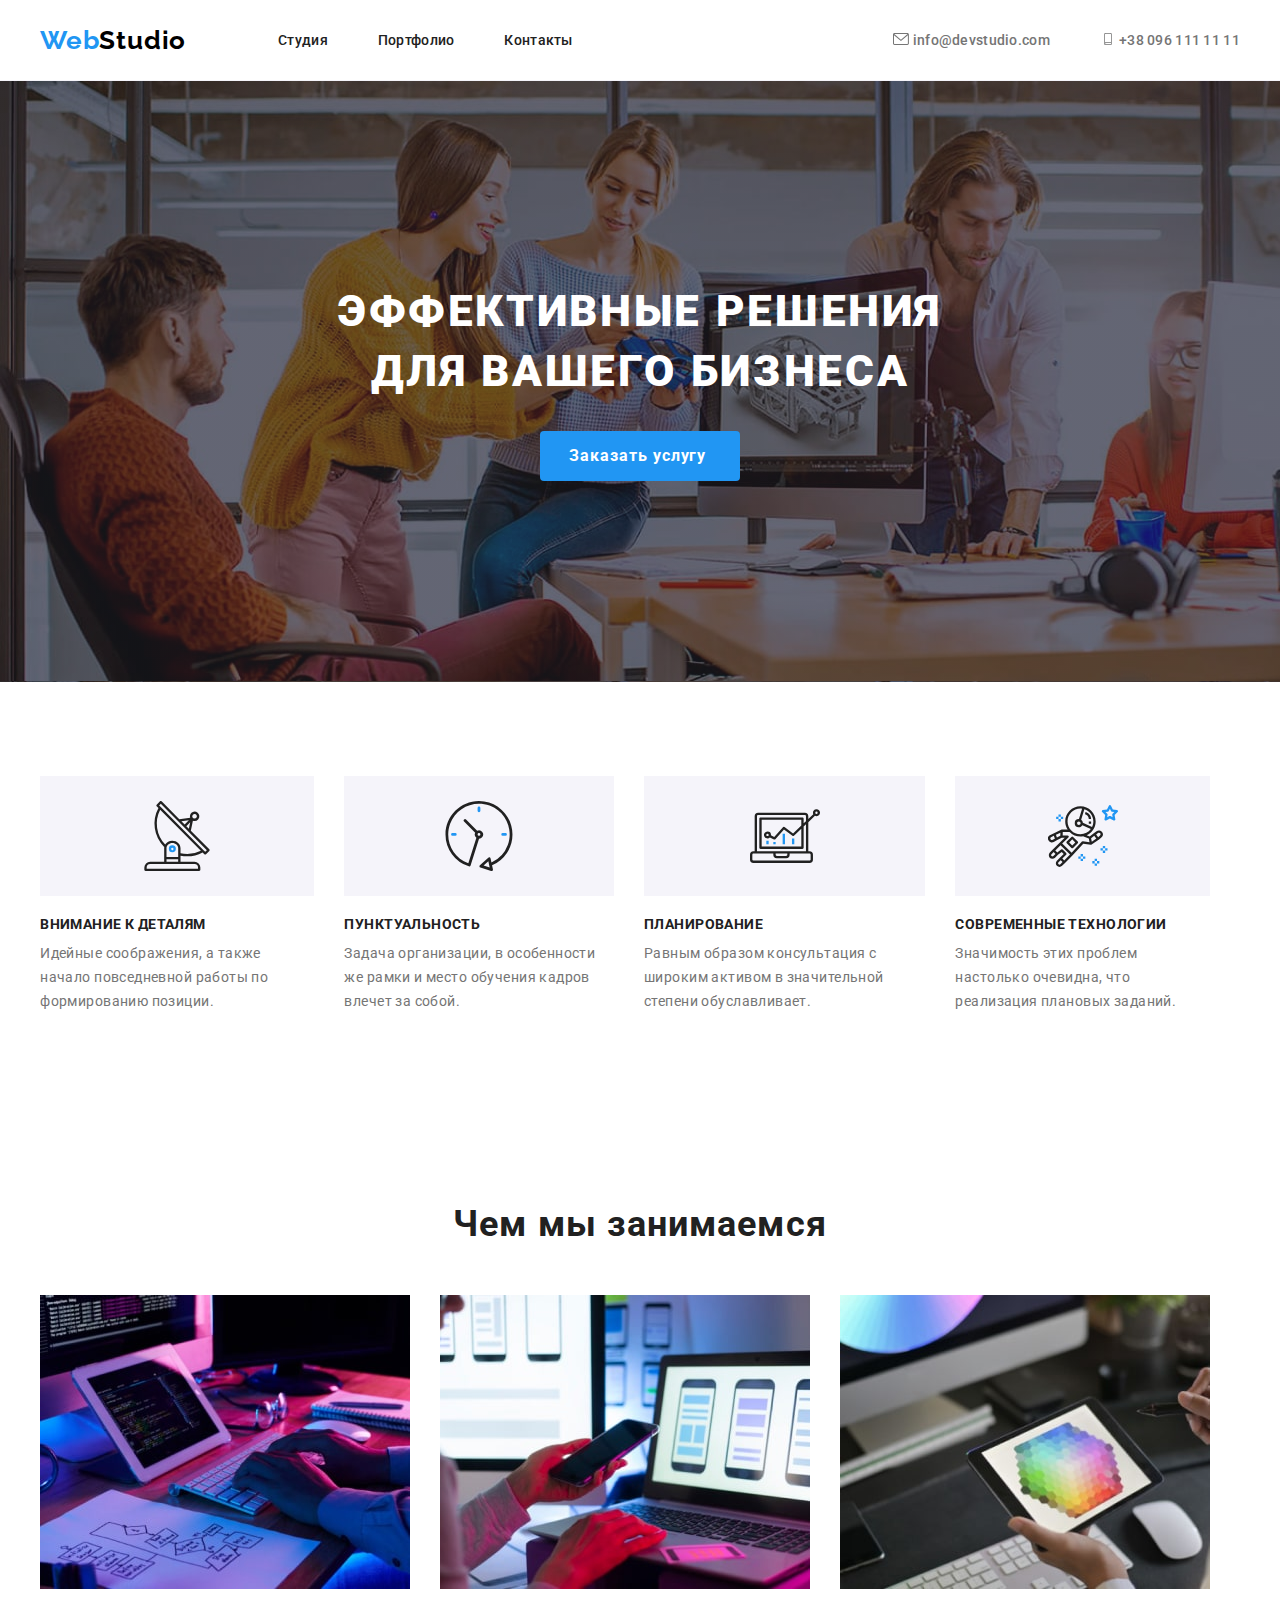
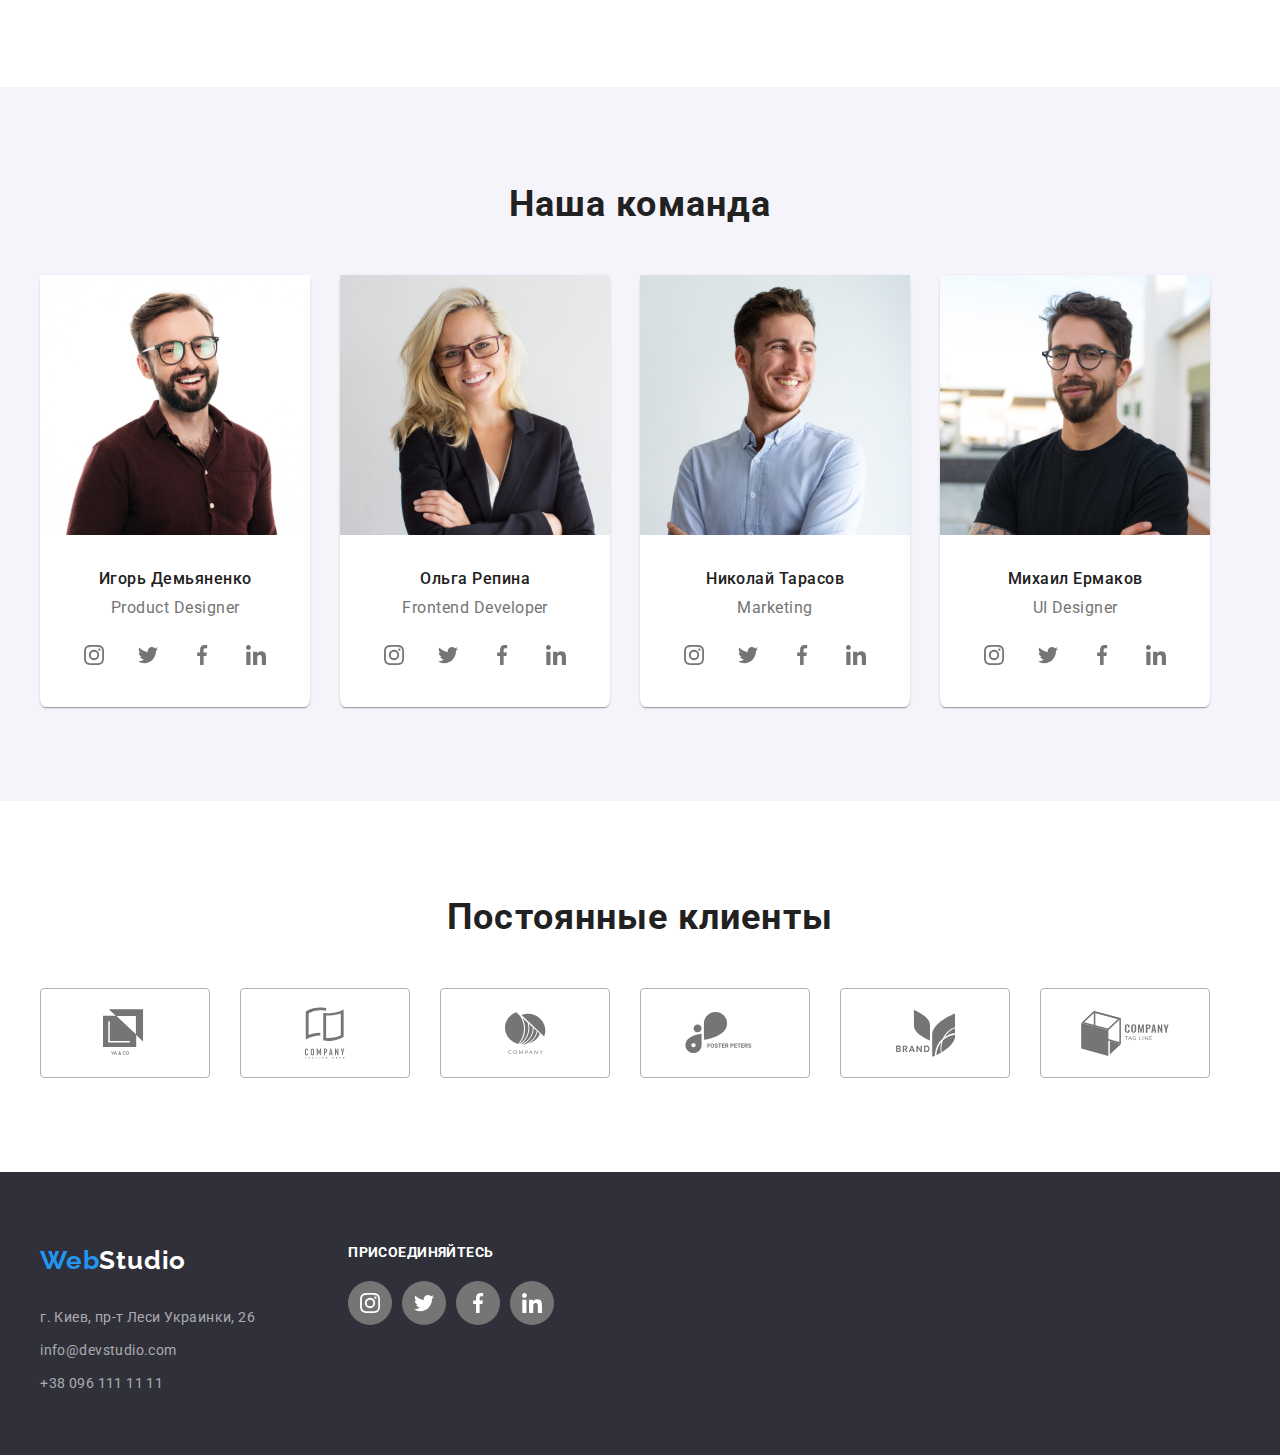
<file: index.html>
<!DOCTYPE html>
<html lang="ru">
<head> 
    <meta charset="UTF-8">
    <meta name="viewport" content="width=device-width, initial-scale=1.0">
    <title>WebStudio</title>
    <link rel="stylesheet" href="https://cdnjs.cloudflare.com/ajax/libs/modern-normalize/1.0.0/modern-normalize.css">
    <link href="https://fonts.googleapis.com/css2?family=Raleway:wght@700&family=Roboto:wght@400;500;900&display=swap" rel="stylesheet">
    <link rel="stylesheet" href="./css/styles.css">

</head>
<body>
  <header class="header">
      <!--Header-->
      <div class="container">
        <nav class="navigation">
          <a class="logo link" href="./index.html">
              Web<span class="loogo-s">Studio</span>
              </a>
              <ul class="navigation-list list">
                  <li class="navigation-list-item">
                      <a class="navigation-list-link link" href="">Студия</a>
      
                  </li>
                  <li class="navigation-list-item">
                      <a class="navigation-list-link link" href="./portfolio.html">Портфолио</a>
      
                  </li>
                  <li class="navigation-list-item">
                      <a class="navigation-list-link link" href="">Контакты</a>
      
                  </li>
              </ul>
        </nav>
         
         <address class="address">
              <ul class="list">
                  <li>
                    
                      <a class="header-mail-link link" href="mailto:info@devstudio.com">
                        <svg class="address-svg">
                          <use href="./images/sprite.svg#icon-envelope"></use>
                        </svg>
                        info@devstudio.com
                      </a>
  
                  </li>
                  <li>
                      <a class="header-tel-link link" href="tel:+380961111111">
                        <svg class="address-svg">
                          <use href="./images/sprite.svg#icon-smartphone"></use>
                        </svg>
                        +38 096 111 11 11
                      </a>
  
                  </li>
              </ul>
              
              
          </address>
      </div>
     
  </header> 
  <main>
      <!--EFECT-->
      
          
            <section class="efect">
              <div class="container">
                <div class="efect-name">
                  <h1 class="efect-h">Эффективные решения для вашего бизнеса</h1>
                  <button type="button" class="efect-button">Заказать услугу</button>
                </div>
               

              </div>
              
            </section>
             
          
     
      <!--ability-->
      <section class="properties">
        <div class="container">
          <ul class="properties-list list">
            <li class="properties-list-item">
             
              <h3 class="abiliy-title">Внимание к деталям</h3>
              <p class="ability-info">Идейные соображения, а также начало повседневной работы по формированию позиции.</p>
            </li>
            <li class="properties-list-item">
              
              <h3 class="abiliy-title">Пунктуальность</h3>
              <p class="ability-info">Задача организации, в особенности же рамки и место обучения кадров влечет за собой.</p>
            </li>
            <li class="properties-list-item">
              
              <h3 class="abiliy-title">Планирование</h3>
              <p class="ability-info">Равным образом консультация с широким активом в значительной степени обуславливает.</p>
            </li>
            <li class="properties-list-item">
              
              <h3  class="abiliy-title">Современные технологии</h3>
              <p class="ability-info">Значимость этих проблем настолько очевидна, что реализация плановых заданий.</p>
            </li>
        </ul>

        </div>
          

     </section>
     <section class="occupation">
         <!--occupation-->
         <div class="container">
          <h2 class="title">Чем мы занимаемся</h2>
          <ul class="occupation-list list">
              <li class="occupation-list-img"><img  src="./images/occupation/box1.jpg" alt="розробка сайтов" width="370" height="294"></li>
              <li class="occupation-list-img"><img  src="./images/occupation/box2.jpg" alt="розробка сайтов для мобильного" width="370" height="294"></li>
              <li class="occupation-list-img"><img  src="./images/occupation/box3.jpg" alt="розробка дизана сайта" width="370" height="294"></li>
          </ul>

         </div>
        

     </section>
     <!--development team-->
     <section class="development">
       <div class="container">
        <h2 class="title">Наша команда</h2>
        <ul class="development-list list">
          <li class="development-list-box">
             <img  src="./images/development/kom1.jpg" alt="Игорь Демьяненко" width="270" height="260">
             <h3 class="development-team-name">Игорь Демьяненко</h3>
             <p class="development-team-prof" lang="en" > Product Designer</p>
             <ul class="social-list list">
               <li class="social-list-item">
                 <a class="social-list-link" href="">
                   <svg class="social-list-svg">
                     <use href="./images/sprite.svg#icon-instagram"></use>
                   </svg>
                 </a>
               </li>
               <li class="social-list-item">
                <a class="social-list-link" href="">
                  <svg class="social-list-svg">
                    <use href="./images/sprite.svg#icon-twiter"></use>
                  </svg>
                </a>
              </li>
              <li class="social-list-item">
                <a class="social-list-link" href="">
                  <svg class="social-list-svg">
                    <use href="./images/sprite.svg#icon-facebook"></use>
                  </svg>
                </a>
              </li>
              <li class="social-list-item">
                <a class="social-list-link" href="">
                  <svg class="social-list-svg">
                    <use href="./images/sprite.svg#icon-linkedin"></use>
                  </svg>
                </a>
              </li>
             </ul>
            </li>
                   
          <li class="development-list-box">
             <img  src="./images/development/kom2.jpg" alt="Ольга Репина" width="270" height="260">
             <h3 class="development-team-name">Ольга Репина</h3>
             <p class="development-team-prof" lang="en">Frontend Developer</p>
             <ul class="social-list list">
              <li class="social-list-item">
                <a class="social-list-link" href="">
                  <svg class="social-list-svg">
                    <use href="./images/sprite.svg#icon-instagram"></use>
                  </svg>
                </a>
              </li>
              <li class="social-list-item">
               <a class="social-list-link" href="">
                 <svg class="social-list-svg">
                   <use href="./images/sprite.svg#icon-twiter"></use>
                 </svg>
               </a>
             </li>
             <li class="social-list-item">
               <a class="social-list-link" href="">
                 <svg class="social-list-svg">
                   <use href="./images/sprite.svg#icon-facebook"></use>
                 </svg>
               </a>
             </li>
             <li class="social-list-item">
               <a class="social-list-link" href="">
                 <svg class="social-list-svg">
                   <use href="./images/sprite.svg#icon-linkedin"></use>
                 </svg>
               </a>
             </li>
            </ul>
           </li>
             
          <li class="development-list-box">
             <img  src="./images/development/kom3.jpg" alt="Николай Тарасов" width="270" height="260">
             <h3 class="development-team-name">Николай Тарасов</h3>
             <p class="development-team-prof" lang="en">Marketing</p>
             <ul class="social-list list">
              <li class="social-list-item">
                <a class="social-list-link" href="">
                  <svg class="social-list-svg">
                    <use href="./images/sprite.svg#icon-instagram"></use>
                  </svg>
                </a>
              </li>
              <li class="social-list-item">
               <a class="social-list-link" href="">
                 <svg class="social-list-svg">
                   <use href="./images/sprite.svg#icon-twiter"></use>
                 </svg>
               </a>
             </li>
             <li class="social-list-item">
               <a class="social-list-link" href="">
                 <svg class="social-list-svg">
                   <use href="./images/sprite.svg#icon-facebook"></use>
                 </svg>
               </a>
             </li>
             <li class="social-list-item">
               <a class="social-list-link" href="">
                 <svg class="social-list-svg">
                   <use href="./images/sprite.svg#icon-linkedin"></use>
                 </svg>
               </a>
             </li>
            </ul>
           </li>
            
          <li class="development-list-box">
             <img  src="./images/development/kom4.jpg" alt="Михаил Ермаков" width="270" height="260">
             <h3 class="development-team-name">Михаил Ермаков</h3>
             <p class="development-team-prof" lang="en">UI Designer</p>
             <ul class="social-list list">
              <li class="social-list-item">
                <a class="social-list-link" href="">
                  <svg class="social-list-svg">
                    <use href="./images/sprite.svg#icon-instagram"></use>
                  </svg>
                </a>
              </li>
              <li class="social-list-item">
               <a class="social-list-link" href="">
                 <svg class="social-list-svg">
                   <use href="./images/sprite.svg#icon-twiter"></use>
                 </svg>
               </a>
             </li>
             <li class="social-list-item">
               <a class="social-list-link" href="">
                 <svg class="social-list-svg">
                   <use href="./images/sprite.svg#icon-facebook"></use>
                 </svg>
               </a>
             </li>
             <li class="social-list-item">
               <a class="social-list-link" href="">
                 <svg class="social-list-svg">
                   <use href="./images/sprite.svg#icon-linkedin"></use>
                 </svg>
               </a>
             </li>
            </ul>
           </li>
            
        </ul>
       </div>


     </section>
     <section class="customers">
      <!--regular customers-->
      <div class="container">
       <h2 class="title">Постоянные клиенты</h2>
       <ul class="customers-list list">
           <li class="customers-list-img">
             <a class="customers-list-link" href="">
              <svg class="customers-list-svg" width="44.27" height="49.23">
                <use href="./images/sprite.svg#icon-logo1"></use>
              </svg>

             </a>
            
          </li>
          
           <li class="customers-list-img">
            <a class="customers-list-link" href="">
              <svg class="customers-list-svg" width="40" height="52">
              <use href="./images/sprite.svg#icon-logo2"></use>
            </svg>
            </a>
            
            </li>
           <li class="customers-list-img">
            <a class="customers-list-link" href="">
              <svg class="customers-list-svg" width="41" height="42.6">
                <use href="./images/sprite.svg#icon-logo3"></use>
              </svg>
            </a>
            
              </li>
           <li class="customers-list-img">
            <a class="customers-list-link" href="">
              <svg class="customers-list-svg" width="79.66" height="42.02">
                <use href="./images/sprite.svg#icon-logo4"></use>
              </svg>
            </a>
            
             </li>
           <li class="customers-list-img">
            <a class="customers-list-link" href="">
              <svg class="customers-list-svg" width="59" height="47">
                <use href="./images/sprite.svg#icon-logo5"></use>
              </svg>
            </a>
            
             </li>
           <li class="customers-list-img">
            <a class="customers-list-link" href="">
              <svg class="customers-list-svg" width="88.48" height="45.44">
                <use href="./images/sprite.svg#icon-logo6"></use>
              </svg>
            </a>
            
             </li>
       </ul>

      </div>
    </section>

  </main> 
  <footer class="foter">
    <div class="container">
      <ul class="foter-contacts list">
         <li>
          <a class="foter-logo logo link" href="./index.html">Web<span class="loogo-s">Studio</span></a>
          <address class="address">
            <ul class="foter-list list">
              <li class="foter-list-item">
                <a class="footer-link footer-link-mt link" href="https://goo.gl/maps/YpgYaEJaXaga1esp6" target="blank">г. Киев, пр-т Леси Украинки, 26</a>
               </li>
              <li class="foter-list-item">
                <a class="footer-link footer-link-mt link" href="mailto:info@devstudio.com">info@devstudio.com</a>
               </li>
              <li class="foter-list-item">
                <a class="footer-link footer-link-mt link" href="tel:+380961111111">+38 096 111 11 11</a>
               </li>
             </ul>
               </address>
           </li>
        <li>
          <p class="foter-title">присоединяйтесь</p>
          <ul class="foter-social-list list">
            <li class="social-list-item">
              <a class="social-list-link" href="">
                <svg class="social-list-svg">
                  <use href="./images/sprite.svg#icon-instagram"></use>
                </svg>
              </a>
            </li>
            <li class="social-list-item">
             <a class="social-list-link" href="">
               <svg class="social-list-svg">
                 <use href="./images/sprite.svg#icon-twiter"></use>
               </svg>
             </a>
           </li>
           <li class="social-list-item">
             <a class="social-list-link" href="">
               <svg class="social-list-svg">
                 <use href="./images/sprite.svg#icon-facebook"></use>
               </svg>
             </a>
           </li>
           <li class="social-list-item">
             <a class="social-list-link" href="">
               <svg class="social-list-svg">
                 <use href="./images/sprite.svg#icon-linkedin"></use>
               </svg>
             </a>
           </li>
          </ul>
                   
        </li>
      </ul>
      
 
      
    </div>
    
  </footer>
</body>
</html>
</file>
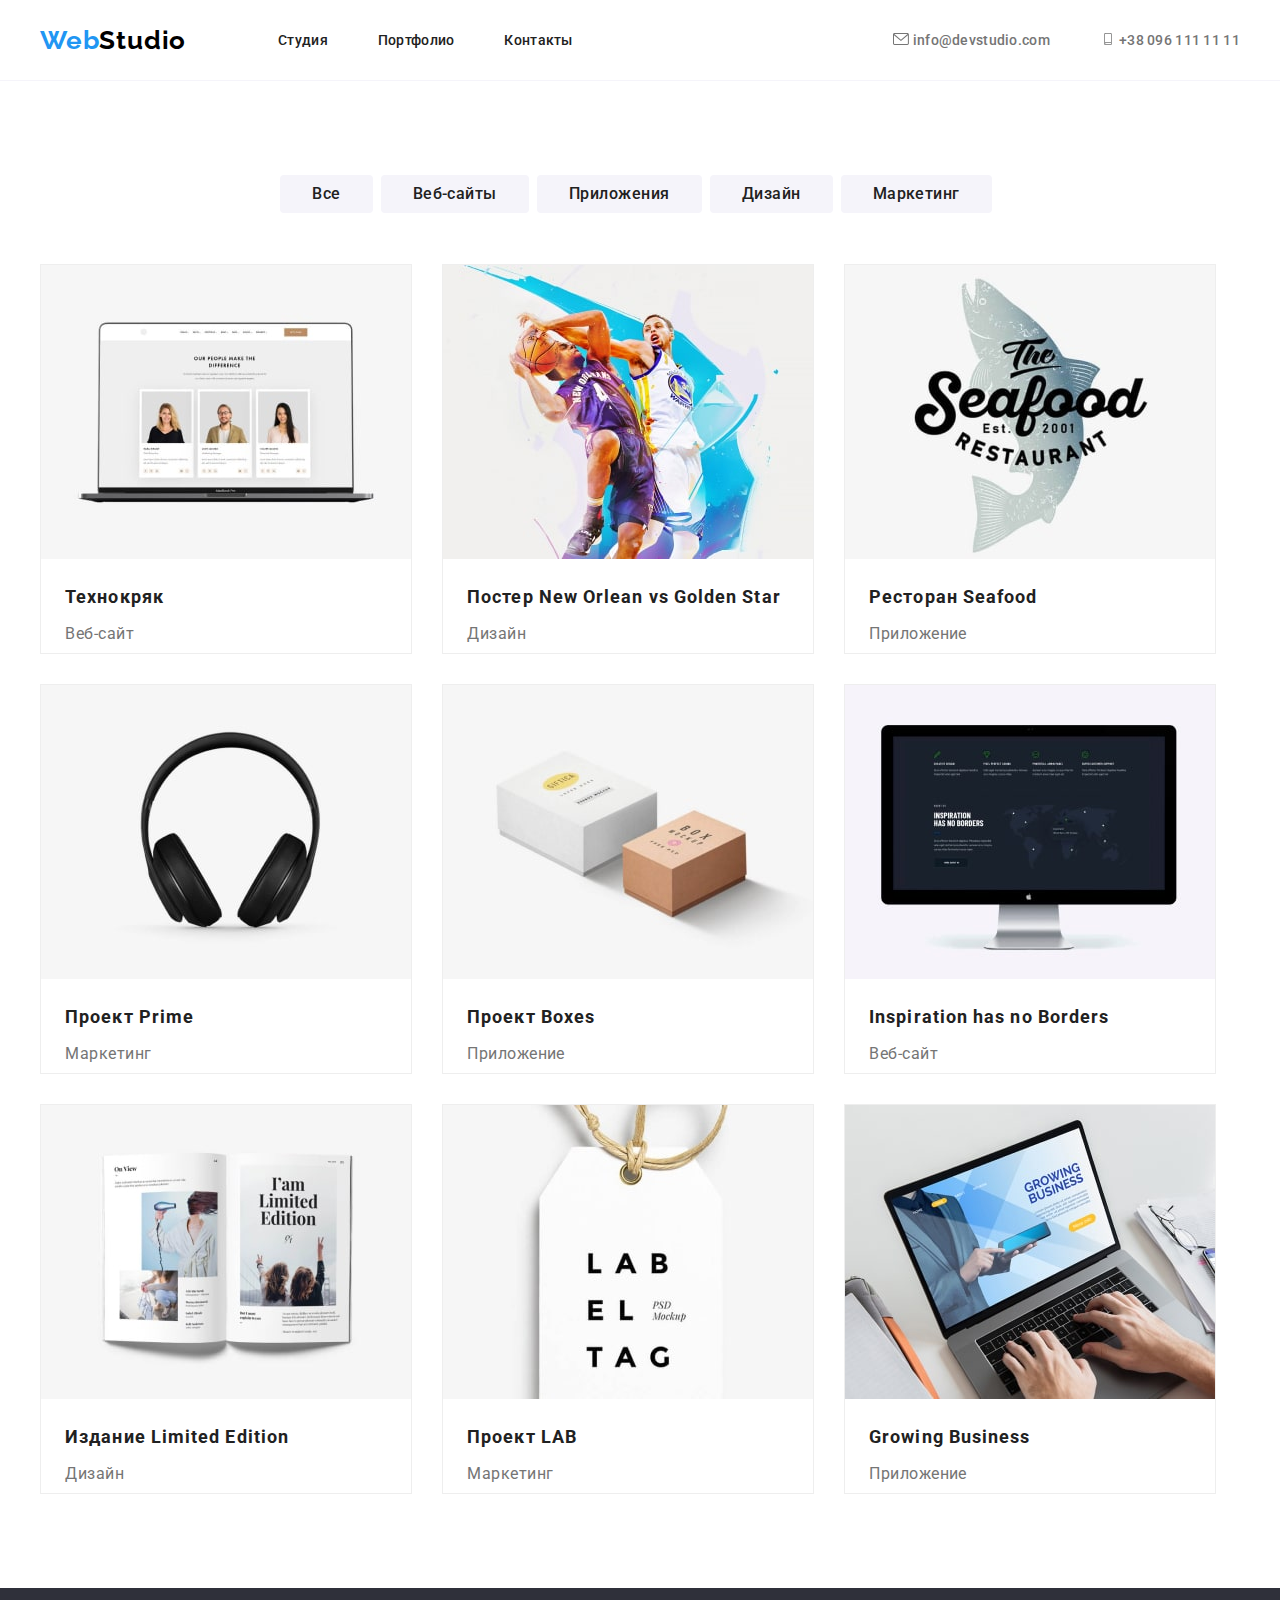
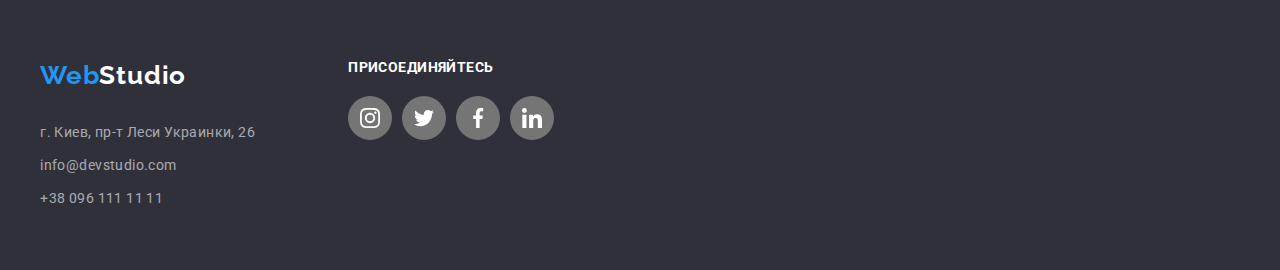
<file: portfolio.html>
<!DOCTYPE html>
<html lang="ru">
<head> 
    <meta charset="UTF-8">
    <meta name="viewport" content="width=device-width, initial-scale=1.0">
    <title>WebStudio</title>
    <link rel="stylesheet" href="https://cdnjs.cloudflare.com/ajax/libs/modern-normalize/1.0.0/modern-normalize.css">
    <link href="https://fonts.googleapis.com/css2?family=Raleway:wght@700&family=Roboto:wght@400;500;900&display=swap" rel="stylesheet">
    <link rel="stylesheet" href="./css/styles.css">

</head>
<body>
  <header class="header">
    <div class="container">
      <!--Header-->
      <nav class="navigation">
        <a class="logo link" href="./index.html">
            Web<span class="loogo-s">Studio</span>
            </a>
            <ul class="navigation-list list">
                <li class="navigation-list-item">
                    <a class="navigation-list-link link" href="./index.html">Студия</a>
    
                </li>
                <li class="navigation-list-item">
                    <a class="navigation-list-link link" href="./portfolio.html">Портфолио</a>
    
                </li>
                <li class="navigation-list-item">
                    <a class="navigation-list-link link" href="">Контакты</a>
    
                </li>
            </ul>
      </nav>
       
      <address class="address">
              <ul class="list">
                  <li>
                    
                      <a class="header-mail-link link" href="mailto:info@devstudio.com">
                        <svg class="address-svg">
                          <use href="./images/sprite.svg#icon-envelope"></use>
                        </svg>
                        info@devstudio.com
                      </a>
  
                  </li>
                  <li>
                      <a class="header-tel-link link" href="tel:+380961111111">
                        <svg class="address-svg">
                          <use href="./images/sprite.svg#icon-smartphone"></use>
                        </svg>
                        +38 096 111 11 11
                      </a>
  
                  </li>
              </ul>
              
              
          </address>

    </div>
      
  </header> 
  <main>
      <!--BUTTON-->
      <div class="container">
        <ul class="button-list list">
          <li class="button-list-item">
           <button type="button" class="portfolio-button button-link">Все</button>
          </li> 
          <li class="button-list-item">
           <button type="button" class="portfolio-button button-link">Веб-сайты</button>
          </li> 
          <li class="button-list-item">
           <button type="button" class="portfolio-button button-link">Приложения</button>
          </li> 
          <li class="button-list-item">
           <button type="button" class="portfolio-button button-link">Дизайн</button>
          </li> 
          <li class="button-list-item">
           <button type="button" class="portfolio-button button-link">Маркетинг</button>
          </li> 
 
         </ul>

      </div>
        
       
      
     <!--portfolio-->
        <section class="portfolio">
          <div class="container">
            <ul class="portfolio-list list">
              <li class="portfolio-list-item">
              <img  src="./images/portfolio/port-1.jpg" alt="Технокряк" width="370" height="294">
              <h3 class="portfolio-name" lang="en">Технокряк</h3>
              <p class="portfolio-prof" > Веб-сайт</p>
             </li>
             <li class="portfolio-list-item">
              <img  src="./images/portfolio/port-2.jpg" alt="Постер New Orlean vs Golden Star" width="370" height="294">
              <h3 class="portfolio-name" lang="en">Постер New Orlean vs Golden Star</h3>
              <p class="portfolio-prof" > Дизайн</p>
             </li>
             <li class="portfolio-list-item">
              <img  src="./images/portfolio/port-3.jpg" alt="Ресторан Seafood" width="370" height="294">
              <h3 class="portfolio-name" lang="en">Ресторан Seafood</h3>
              <p class="portfolio-prof"> Приложение</p>
             </li>
             <li class="portfolio-list-item">
              <img  src="./images/portfolio/port-4.jpg" alt="Проект Prime" width="370" height="294">
              <h3 class="portfolio-name" lang="en">Проект Prime</h3>
              <p class="portfolio-prof"> Маркетинг</p>
             </li>
             <li class="portfolio-list-item">
              <img  src="./images/portfolio/port-5.jpg" alt="Проект Boxes" width="370" height="294">
              <h3 class="portfolio-name" lang="en">Проект Boxes</h3>
              <p class="portfolio-prof"> Приложение</p>
             </li>
             <li class="portfolio-list-item">
              <img  src="./images/portfolio/port-6.jpg" alt="Inspiration has no Borders" width="370" height="294">
              <h3 class="portfolio-name" lang="en">Inspiration has no Borders</h3>
              <p class="portfolio-prof"> Веб-сайт</p>
             </li>
             <li class="portfolio-list-item">
              <img  src="./images/portfolio/port-7.jpg" alt="Издание Limited Edition" width="370" height="294">
              <h3 class="portfolio-name" lang="en">Издание Limited Edition</h3>
              <p class="portfolio-prof"> Дизайн</p>
             </li>
             <li class="portfolio-list-item">
              <img  src="./images/portfolio/port-8.jpg" alt="Проект LAB" width="370" height="294">
              <h3 class="portfolio-name" lang="en">Проект LAB</h3>
              <p class="portfolio-prof" > Маркетинг</p>
             </li>
             <li class="portfolio-list-item">
              <img  src="./images/portfolio/port-9.jpg" alt="Growing Business" width="370" height="294">
              <h3 class="portfolio-name" lang="en">Growing Business</h3>
              <p class="portfolio-prof" > Приложение</p>
             </li>        
             </ul>

          </div>
         
       </section>
      </main> 
      <footer class="foter">
        <div class="container">
          <ul class="foter-contacts list">
             <li>
              <a class="foter-logo logo link" href="./index.html">Web<span class="loogo-s">Studio</span></a>
              <address class="address">
                <ul class="foter-list list">
                  <li class="foter-list-item">
                    <a class="footer-link footer-link-mt link" href="https://goo.gl/maps/YpgYaEJaXaga1esp6" target="blank">г. Киев, пр-т Леси Украинки, 26</a>
                  </li>
                  <li class="foter-list-item">
                    <a class="footer-link footer-link-mt link" href="mailto:info@devstudio.com">info@devstudio.com</a>
                   </li>
                  <li class="foter-list-item">
                    <a class="footer-link footer-link-mt link" href="tel:+380961111111">+38 096 111 11 11</a>
                    </li>
                 </ul>
                 </address>
              </li>
            <li>
              <p class="foter-title">присоединяйтесь</p>
              <ul class="foter-social-list list">
                <li class="social-list-item">
                  <a class="social-list-link" href="">
                    <svg class="social-list-svg">
                      <use href="./images/sprite.svg#icon-instagram"></use>
                    </svg>
                  </a>
                </li>
                <li class="social-list-item">
                 <a class="social-list-link" href="">
                   <svg class="social-list-svg">
                     <use href="./images/sprite.svg#icon-twiter"></use>
                   </svg>
                 </a>
               </li>
               <li class="social-list-item">
                 <a class="social-list-link" href="">
                   <svg class="social-list-svg">
                     <use href="./images/sprite.svg#icon-facebook"></use>
                   </svg>
                 </a>
               </li>
               <li class="social-list-item">
                 <a class="social-list-link" href="">
                   <svg class="social-list-svg">
                     <use href="./images/sprite.svg#icon-linkedin"></use>
                   </svg>
                 </a>
               </li>
              </ul>
                       
            </li>
          </ul>
          
    
                  
          
        </div>
        
      </footer>
</body>
</html>
</file>
<file: css/styles.css>
:root{
    --main-font: "Roboto", sans-serif;
    --secondar-font: "Raleway", sans-serif;
    --accent-color:#757575;
    --link-color: #2196F3;
    --title-color:   #212121;
    --futer-link-color:  #FFFFFF;
    --logo-color:  #000000;

}
*,
*::before,
*::after{
    margin: 0;
    padding: 0;

}

body {
    font-family: var(--main-font);
    font-style: normal;
}
.list {
    list-style: none;
}
.link {
    text-decoration: none
}
.address {
    font-style: normal;
    }
.img{
    display: block;

    }
.header{
    padding: 24.5px 0;
    border-bottom: 1px solid #F5F4FA;
}
.container{
    width: 1200px;
    padding: 0.15px;
    margin: 0 auto;
}
.header .container{
    display: flex;
    align-items:center;
}
.navigation{
    display: flex;

}
.navigation-list{
    display: flex;
    align-items:center;
}
.navigation-list-item:not(:last-child){
    margin-right: 50px;
}
.header .address{
    margin-left: auto;
}
.header .header-tel-link{
    margin-left: 50px;
}
.address .list{
    display: flex;
}
.address-svg{
    height: 12px;
    width: 16px;
    fill: currentcolor;

 } 

     
.navigation-list-link{
    font-weight: 500;
    font-size: 14px;
    line-height: 1.143;
    letter-spacing: 0.02em;    
    color: var(--title-color);
}
.header-mail-link, .header-tel-link{
    font-weight: 500;
    font-size: 14px;
    line-height: 1.143;
    letter-spacing: 0.02em;
    color: var(--accent-color);
   
}
.navigation-list-link:hover,
.navigation-list-link:focus,
.header-mail-link:hover, 
.header-mail-link:focus,
.header-tel-link:hover,
.header-tel-link:focus{
    color: var(--link-color);
        
        
}
.logo{
font-family: var(--secondar-font);
font-style: normal;
font-weight: 700;
font-size: 26px;
line-height: 1.192;
letter-spacing: 0.03em;
color:  var(--link-color);
margin-right: 92px;
}
.loogo-s{
    color: var(--logo-color);
   
}
.efect .container{
    display: flex;
   
}
.efect{
    background-color: rgba(47, 48, 58, 0.4);
    background-image: linear-gradient(
        rgba(47, 48, 58, 0.4),
        rgba(47, 48, 58, 0.4)),
        url(../images/efect/hero.jpg);
}
.efect-name{
    max-width: 1000px;
    margin-left: auto;
    margin-right: auto;
    margin-bottom: auto;
    margin-top: auto;
    padding-bottom: 200px;
    padding-top: 200px;
   
}
.efect-h {
    font-weight: 900;
    font-size: 44px;
    line-height: 1.364;
    text-align: center;
    letter-spacing: 0.06em;
    text-transform: uppercase;
    width: 696px;
    height: 120px;
    margin-bottom: 30px;
    color: #FFFFFF;
}

.efect-button {
    font-weight: 700;
    font-size: 16px;
    line-height: 1.875;
    display: flex;
    align-items: center;
    text-align: center;
    letter-spacing: 0.06em;
    height: 50px;
    min-width: 200px;
    padding: 10px 29px;
    background: #2196F3;
    border-radius: 4px;
    color: #FFFFFF;
    margin-left: 248px;
    border: none;
}
/*===ability===*/
.properties .container{
    display: flex;
    align-items:center;
     
}
.properties-list{
    display: flex;
    align-items:center;
    padding-bottom: 94px;
    padding-top: 94px;
}
.properties-list-item {
        margin-right: 30px;
}
.properties-list-item::before {
    display: block;
    content: '';
    height: 120px;
    background-repeat: no-repeat;
    background-position: center;
    background-color: #F5F4FA;

}
.properties-list-item:nth-child(1)::before {
    background-image: url(../images/properties/antenna.svg);
}
.properties-list-item:nth-child(2)::before {
    background-image: url(../images/properties/clock.svg);
}
.properties-list-item:nth-child(3)::before {
    background-image: url(../images/properties/diagram.svg);
}
.properties-list-item:nth-child(4)::before {
    background-image: url(../images/properties/astronaut.svg);
}

.abiliy-title{
    font-weight: 700;
    font-size: 14px;
    line-height: 1.143;
    letter-spacing: 0.03em;
    text-transform: uppercase;
    color: var(--title-color);
    margin-bottom: 10px;
    padding-top: 20px;
}
.ability-info{
    font-weight: 400;
    font-size: 14px;
    line-height: 1.714;
    letter-spacing: 0.03em;
    color: var(--accent-color);

}
.properties-img{
   padding-bottom: 30px;
  /*justify-content: center;*/
  margin-left: auto;
  margin-right: auto;
}

/*===occupation===*/
.occupation .container{
    align-items:center;

}
.title {
    font-weight: 700;
    font-size: 36px;
    line-height: 1.167;
    text-align: center;
    letter-spacing: 0.03em;
    color: var(--title-color);
    padding-bottom: 50px;
    padding-top:95px;
}

.occupation-list{
    display: flex;
    padding-bottom: 94px;
}
.occupation-list-img{
    padding-right: 30px;
}
/*===development===*/
.development{
    background:   #F5F4FA;
}
.development .container{
    align-items:center;
  
    
}
.development-list{
    display: flex;
    padding-bottom: 94px;
}
.development-list-box{
    margin-right: 30px;
    padding-bottom: 30px;
    border-radius: 2%;
   background-color: #FFFFFF;
    box-shadow: 0px 2px 1px -1px rgba(0, 0, 0, 0.2),
    0px 1px 1px 0px rgba(0, 0, 0, 0.14), 0px 1px 3px 0px rgba(0, 0, 0, 0.12);
}
.development-team-name {
    font-weight: 500;
    font-size: 16px;
    line-height: 1.188;
    text-align: center;
    letter-spacing: 0.03em;
    color: var(--title-color);
    padding-top: 30px;
}
.development-team-prof{
    font-weight: 400;
    font-size: 16px;
    line-height: 1.188;
    text-align: center;
    letter-spacing: 0.03em;
    color: var(--accent-color);
    padding-top: 10px;
    margin-bottom: 16px;

}
.social-list{
    display: flex;
   justify-content: space-between;
    margin-right: 32px;
    margin-left: 32px;
}
.social-list-link{
    display: flex;
    align-items: center;
    justify-content: center;
    width: 44px;
    height: 44px;
    background-color:#FFFFFF;
    border-radius: 50%;
   color: var(--accent-color);
}

.social-list-svg{
    width: 20px;
    height: 20px;
   fill: currentcolor;
}

.social-list-link:hover {
    background-color:#2196F3;
    
}
.social-list-link:hover .social-list-svg{
    fill: #FFFFFF;
}
  

.customers-list{
    display: flex;
    padding-bottom: 94px;
}
.customers-list-img{
    display: flex;
       margin-right: 30px;
            
}
.customers-list-link{
    border: 1px solid #AFB1B8;
    border-radius: 4px;
    height: 90px;
    width: 170px;
  align-items: center;
    display: flex;
     justify-content: center;
    color: var(--accent-color);
}


.customers-list-svg{
    
        fill: currentcolor;
    
} 

.customers-list-link:hover .customers-list-svg{
    fill: var(--link-color);
 }
 .customers-list-link:hover{
        border-color: var(--link-color);
}
   
   
/*=====Footer=====*/
.foter{
    background: #2F303A;
}
.foter .container{
    align-items:center;
    
}
.foter-contacts{
    display: flex;
    margin-top: 72px;
}
.foter-social-list{
    display: flex;
    padding-top: 20px;
    padding-left: 70px;
    width: 276px; 
    justify-content: space-between;    
}
.foter .social-list-link{
    background-color: #757575;

}

.foter .social-list-link:hover{
    background-color: #2196F3;
}
.foter .social-list-svg{
   fill: #FFFFFF;
}
.foter .social-list-svg:hover, .foter .social-list-svg:focus{
fill: #FFFFFF;
}


.foter-title{
    padding-left: 70px;
    font-style: normal;
    font-weight: bold;
    font-size: 14px;
    line-height: 1.14;
    letter-spacing: 0.03em;
    text-transform: uppercase;
    color: var( --futer-link-color);
}
.foter-logo{
    padding-top: 60px;  
}
.foter .loogo-s{
color: #FFFFFF;
}
.foter-list{
    flex-direction: column;
    padding-bottom: 60px; 
    padding-top: 20px;  
}
.foter-list-item{
    padding-top: 9px;
}
.footer-link{
    font-weight: 400;
    font-size: 14px;
    line-height: 24px;
    letter-spacing: 0.03em;
    color: #212121;
    color: rgba(255, 255, 255, 0.6);
  }
.footer-link-mt:hover,
.footer-link-mt:focus{
    color: var( --futer-link-color);
}
/*======Portfolio=====*/
.portfolio-name{
font-weight: 700;
font-size: 18px;
line-height: 2;
letter-spacing: 0.06em;
color: var(--title-color);
padding-left: 24px;
padding-bottom: 4px;
padding-top: 20px;
}
.portfolio-prof{
    font-weight: 400;
    font-size: 16px;
    line-height: 1.875;
    letter-spacing: 0.03em;
    color: var(--accent-color);
    padding-left: 24px;
    padding-bottom: 4px;

}
.portfolio-button{
    font-weight: 500;
    font-size: 16px;
    line-height: 1.625;
    text-align: center;
    letter-spacing: 0.03em;
   color: var(--title-color);
    height: 38px;
    min-width: 73px;
    padding: 6px 32px;
    background: #F5F4FA;
    border-radius: 4px;
    border: none;
}
.button-list{
    display: flex;
    justify-content: center;
    padding-top: 94px;
    padding-bottom: 50px;
}
.button-list-item{
    padding-right: 8px;
   
}
.portfolio .container{
    display: flex;
}
.portfolio-list{
    font-size: 0px;  
    margin-bottom: 94px;
}
.portfolio-list-item{
    display: inline-block;
    border: 1px solid #EEEEEE
}
.portfolio-list-item:hover, .portfolio-list-item:focus{
    box-shadow: 2px 2px 4px 2px rgba(0, 0, 0, 0.3);
}
.portfolio-list-item:not(:nth-child(3n)){
    margin-right: 30px;
}
.portfolio-list-item:not(:nth-child(n+7)){
    margin-bottom: 30px;
}

.button-link:hover,
.button-link:focus{
    color: var( --futer-link-color);
    background: var(--link-color);
</file>
